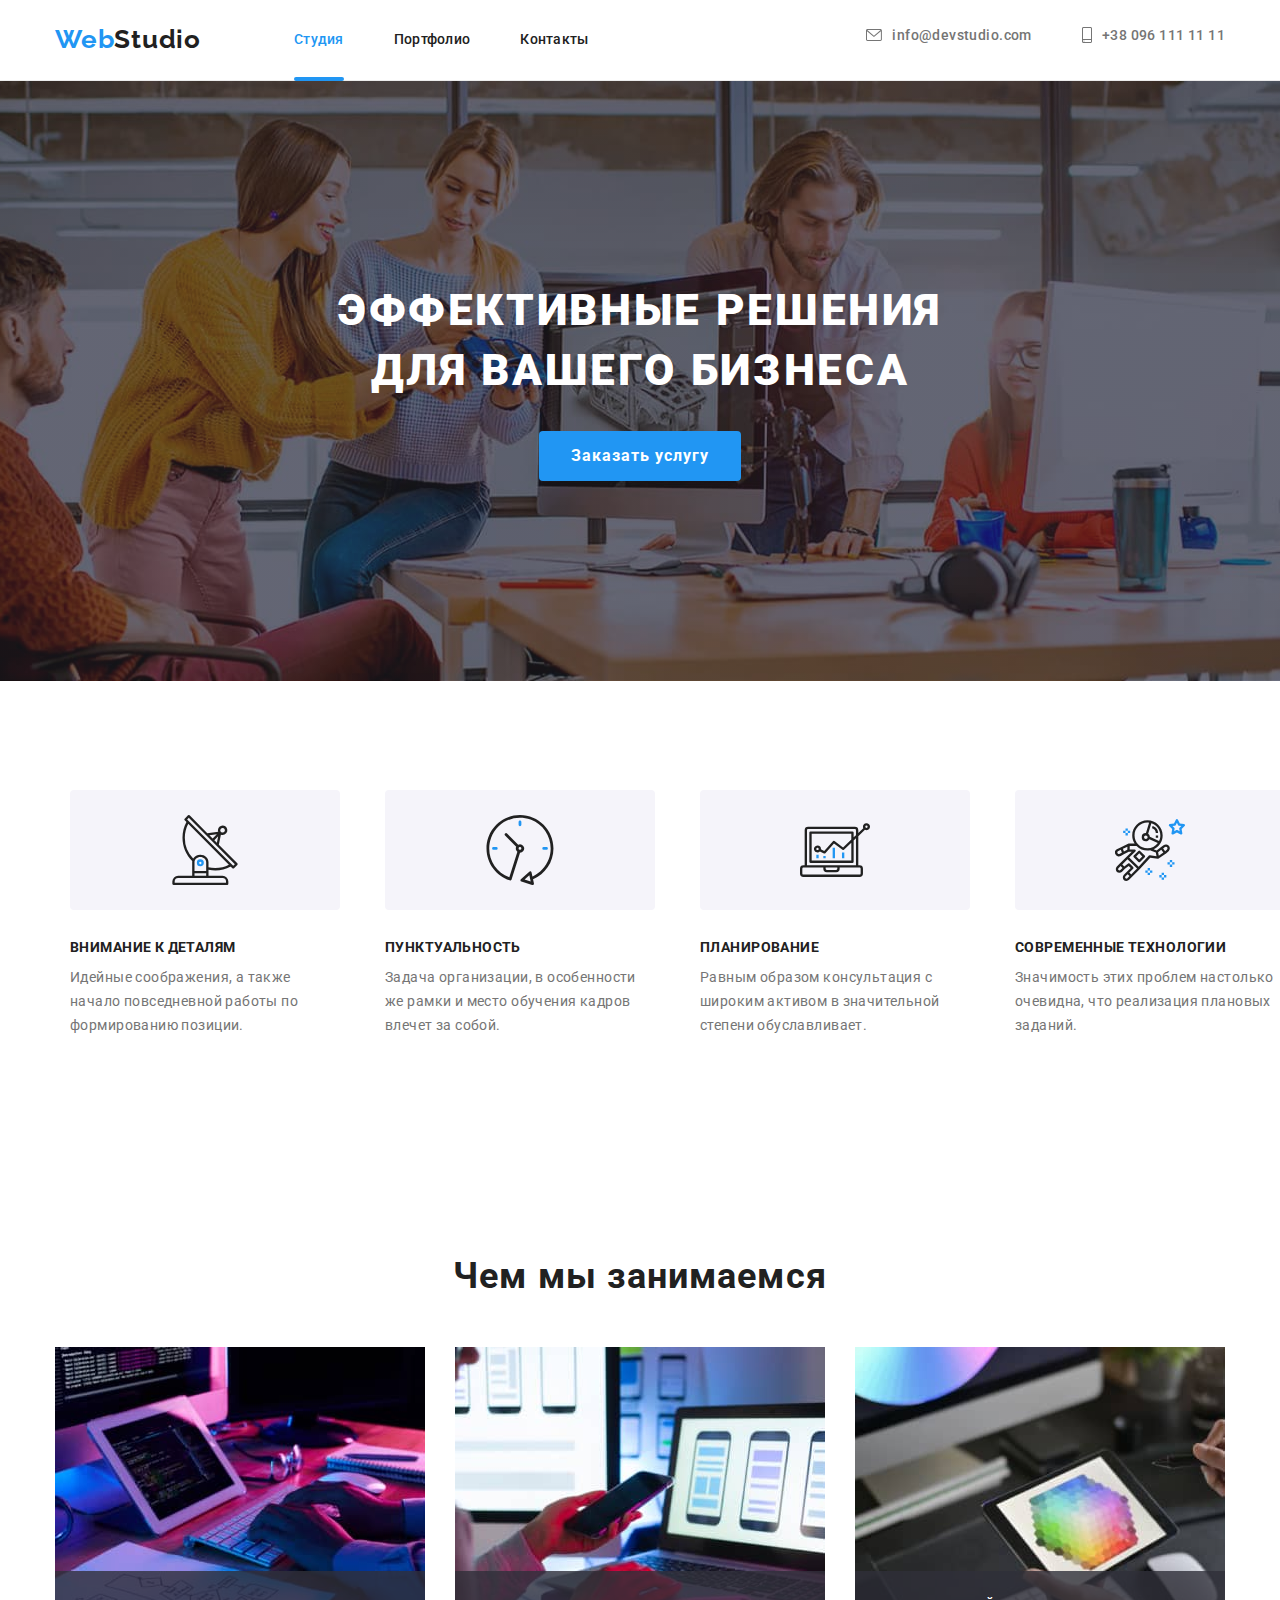
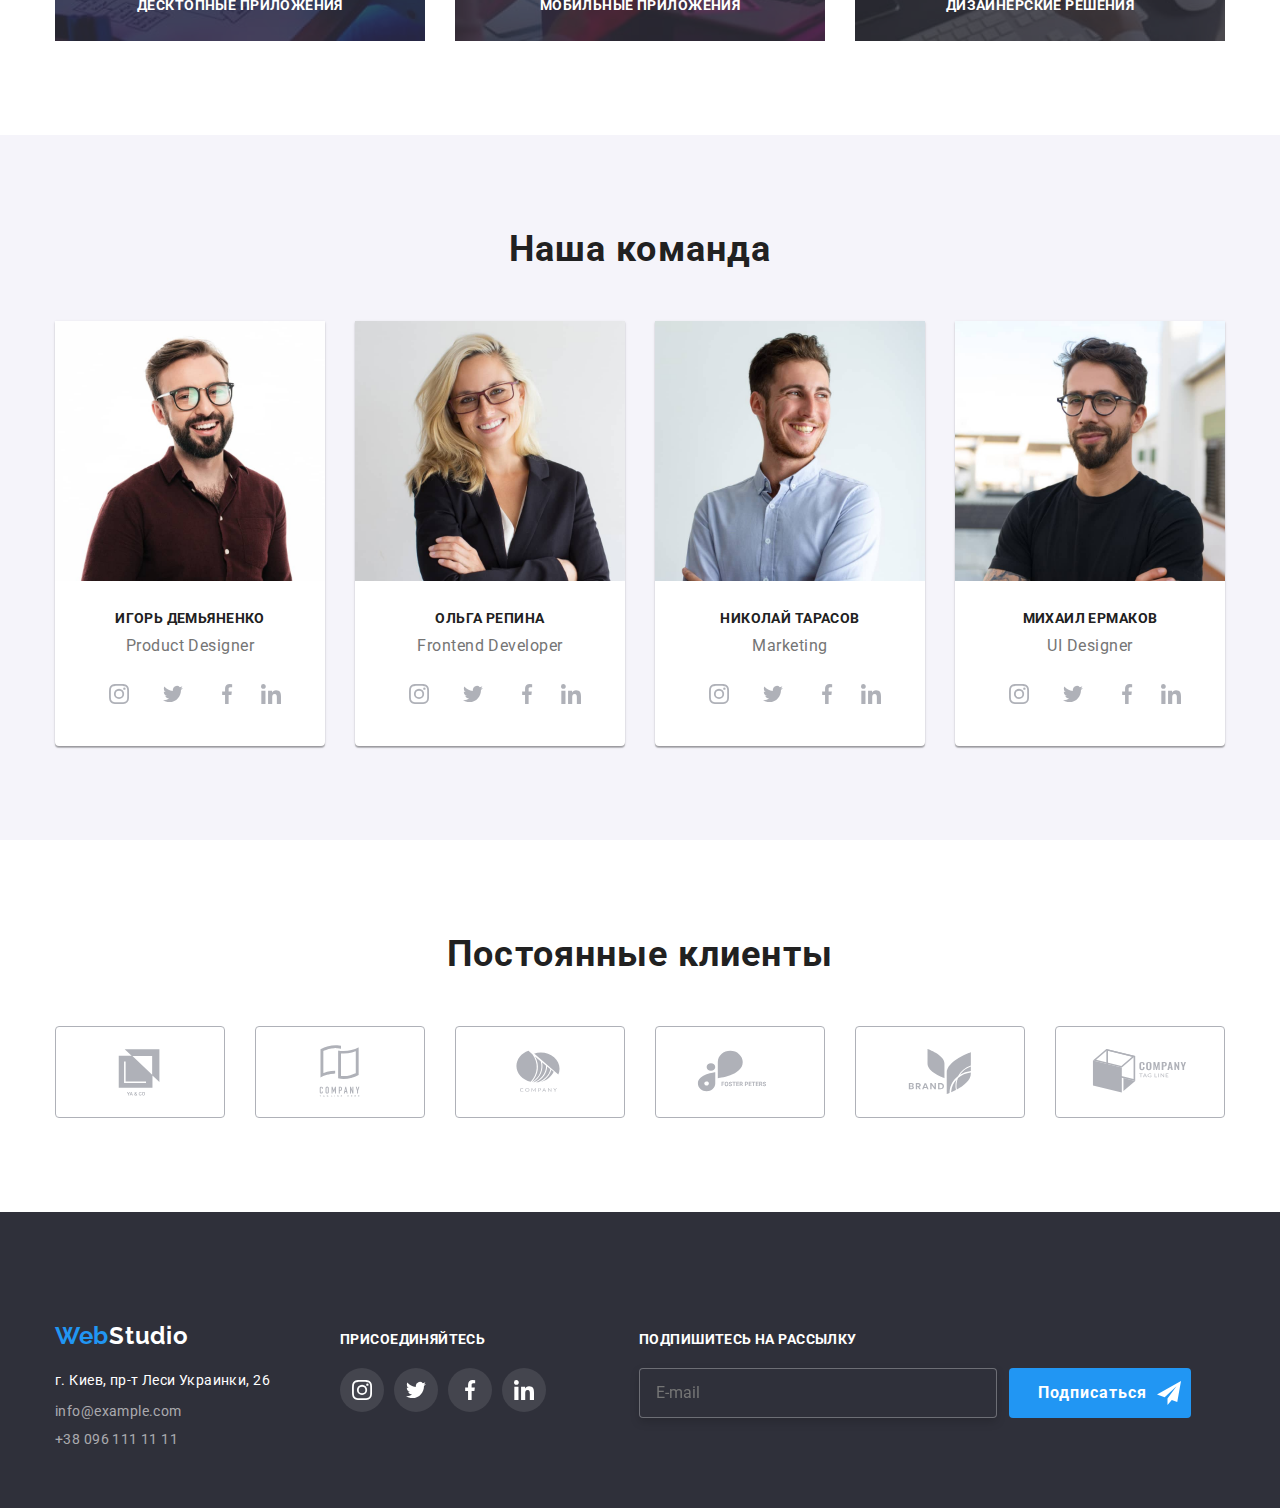
<file: index.html>
<!DOCTYPE html>
<html lang="ru">
    <head>
        <meta charset="UTF-8">
        <meta http-equiv="X-UA-Compatible" content="IE=edge">
        <meta name="viewport" content="th=device-width, initial-scale=1.0">
        <title>Document</title>
        <link rel="preconnect" href="https://fonts.googleapis.com"> 
        <link rel="preconnect" href="https://fonts.gstatic.com" crossorigin> 
        <link href="https://fonts.googleapis.com/css2?family=Raleway:wght@700&family=Roboto:wght@400;500;700;900&display=swap" rel="stylesheet">
      
        <link rel="stylesheet" href="https://cdnjs.cloudflare.com/ajax/libs/modern-normalize/0.6.0/modern-normalize.min.css">
        
        <link rel="stylesheet" href="./css/main.min.css">
    </head>
<body>
  <header class="header">
    <div class="container header__container">  
       <div class="mobil-menu" id="mobil-menu" data-menu>
        <ul class="mobil-menu__nav">
          <li class="mobil-menu__item" >
            <a class="mobil-menu__link mobil-menu__link--current "  href="./index.html">Студия</a>
           </li>
          <li class="mobil-menu__item">
            <a class="mobil-menu__link " href="./portfolio.html">Портфолио </a>
          </li>
          <li class="mobil-menu__item">
            <a class="mobil-menu__link" href="#">Контакты</a>
          </li>
      </ul>
      <ul class="mobil-contacts">
        <li class="mobil-contacts__item "> 
           <a class="mobil-contacts__link" href="tel:+380961111111">
             +38 096 111 11 11
           </a>
        </li>
        <li class="mobil-contacts__item"> 
          <a class="mobil-contacts__link" href="mailto:info@devstudio.com">
            info@devstudio.com
          </a>
        </li>
    </ul>
    <ul class="mobil-social">
          <li class="mobil-social__item">
            <a class="mobil-social__link">Instagram</a>
          </li>
          <li class="mobil-social__item">
            <a class="mobil-social__link">Twitter</a>
          </li>
          <li class="mobil-social__item">
            <a class="mobil-social__link">Facebook</a>
          </li>
          <li class="mobil-social__item">
            <a class="mobil-social__link">LinkedIn</a>
          </li>
        </ul>
      </div>
      <div class="mobil-header">
         <a class="logo header__logo" href="#"> Web<span class="logo__dark">Studio</span></a>
      <button class="menu-button " 
      type="button" 
      aria-expanded="false" 
      aria-controls="mobil-menu"
      data-menu-button>
        <svg width="40" height="40" aria-label="Переключатель мобильного меню">
            <use class="menu-button__icon-close" href="./images/icos.svg#icon-close_40px"></use>
            <use class="menu-button__icon-menu" href="./images/icos.svg#icon-menu"></use>
        </svg>
        </button>
      </div>
       <nav >
            <ul class="nav">
                <li class="nav__item" ><a class="nav__link nav__link--current "  href="./index.html">Студия</a> </li>
                <li class="nav__item"><a class="nav__link " href="./portfolio.html">Портфолио </a></li>
                <li class="nav__item"><a class="nav__link" href="#">Контакты</a></li>
            </ul>
        </nav>   
        <ul class="contacts-nav ">
            <li class="contacts-nav__item"> 
              <a class="contacts-nav__link contacts-nav__link--header " href="mailto:info@devstudio.com">
                 <svg class="contacts-nav__icon" width="16" height="12">
                  <use  href="./images/icos.svg#icon-envelope"></use>
                </svg>
                info@devstudio.com
              </a>
            </li>
            <li class="contacts-nav__item "> 
               <a class="contacts-nav__link contacts-nav__link--header" href="tel:+380961111111">
                 <svg class="contacts-nav__icon" width="10" height="16">
                  <use href="./images/icos.svg#icon-smartphone"></use>
                </svg>
                 +38 096 111 11 11
               </a>
            </li>
        </ul>
       </div>
    </header>
    <main>
        <section class="main-section ">
            <div class="container">
            <h1 class="main-section__title">Эффективные решения <br> для вашего бизнеса</h1>
            <button type="button" class="button button--hero" data-modal-open>Заказать услугу</button>
            </div>
        </section>
      <section class="section">
        <div class="container">
          <h2 hidden class="visualy-hidden"> Преимущества студии</h2>
          <ul class="advantage">
              <li class="advantage__item">
                <div class="advantage__icon-bg">
                  <svg width="70" height="70">
                    <use href="./images/icos.svg#icon-antenna-1"></use>
                  </svg>
                </div>
               <h3 class="advantage__title">Внимание к деталям</h3>   
               <p class="advantage__text">Идейные соображения, а также начало повседневной работы по формированию позиции.</p>
              </li>
              <li class="advantage__item">
                <div class="advantage__icon-bg">
                  <svg width="70" height="70">
                    <use href="./images/icos.svg#icon-clock-1"></use>
                  </svg>
                </div>
                  <h3 class="advantage__title">Пунктуальность</h3>
                  <p class="advantage__text">Задача организации, в особенности же рамки и место обучения кадров влечет за собой.</p>
              </li>
              <li class="advantage__item">
                <div class="advantage__icon-bg">
                  <svg width="70" height="70" >
                    <use href="./images/icos.svg#icon-diagram-1"></use>
                  </svg>
                </div>
                  <h3 class="advantage__title">Планирование</h3>
                  <p class="advantage__text">Равным образом консультация с широким активом в значительной степени обуславливает.</p>
              </li>
              <li class="advantage__item">
                <div class="advantage__icon-bg">
                  <svg width="70" height="70">
                    <use href="./images/icos.svg#icon-astronaut-1"></use>
                  </svg>
                </div>
                  <h3 class="advantage__title">Современные технологии</h3>
                  <p class="advantage__text">Значимость этих проблем настолько очевидна, что реализация плановых заданий.</p>
              </li>
          </ul>
        </div>
      </section>  
      <section class="section section--no-padding-top">
        <div class="container">
          <h2 class="section__title">Чем мы занимаемся</h2>
          <ul class="works">
              <li class="works__item">
                  <img src="./images/pic1.jpg" alt="Верстка сайтов" th="370">  
                  <p class="works__text works__text--position-dekstop">Десктопные приложения</p> 
              </li>
              <li class="works__item">
                   <img src="./images/pic2.jpg" alt="Мобильные приложения" width="370">   
                   <p class="works__text works__text--position-mobile">Мобильные приложения</p>
              </li>
              <li class="works__item">
                   <img src="./images/pic3.jpg" alt="Игры" width="370"> 
                   <p class="works__text works__text--position-design">Дизайнерские решения</p>
              </li>
          </ul>
        </div>
      </section>
      <section class="section section--other-background">
        <div class="container"> 
          <h2 class="section__title">Наша команда</h2>
          <ul class="team">
              <li class="team__item">
                <img src="./images/foto1.jpg" alt="Игорь Демьяненко фото " width="270">  
                 <div class="team__position">
                   <h3 class="team__title">Игорь Демьяненко</h3>
                   <p class="team__text"> Product Designer</p>
                   <ul class="social">
                    <li class="social__item">
                     <a href="#" class="social__link">
                      <svg width="20" height="20" class="social__icon">
                        <use href="./images/icos.svg#icon-instagram-2">
                        </use>
                      </svg>
                    </a>
                    </li>
                    <li class="social__item">
                      <a href="#" class="social__link">
                      <svg width="20" height="20" class="social__icon">
                        <use href="./images/icos.svg#icon-twitter-1">
                        </use>
                      </svg>
                      </a>
                    </li>
                    <li class="social__item">
                      <a href="#" class="social__link">
                      <svg width="20" height="20" class="social__icon">
                        <use href="./images/icos.svg#icon-facebook-1">
                        </use>
                      </svg>
                      </a>
                    </li>
                    <li class="social__item">
                      <a href="#" class="social__link">
                      <svg width="20" height="20" class="social__icon">
                        <use href="./images/icos.svg#icon-linkedin-1">
                        </use>
                      </svg>
                      </a>
                    </li>
                  </ul>
                 </div>
              </li>
              <li class="team__item"> 
                <img src="./images/foto2.jpg" alt="Ольга Репина фото " width="270">  
                  <div class="team__position">
                    <h3 class="team__title">Ольга Репина</h3>
                    <p class="team__text"> Frontend Developer</p>
                    <ul class="social">
                    <li class="social__item">
                     <a href="#" class="social__link">
                      <svg width="20" height="20" class="social__icon">
                        <use href="./images/icos.svg#icon-instagram-2">
                        </use>
                      </svg>
                    </a>
                    </li>
                    <li class="social__item">
                      <a href="#" class="social__link">
                      <svg width="20" height="20" class="social__icon">
                        <use href="./images/icos.svg#icon-twitter-1">
                        </use>
                      </svg>
                      </a>
                    </li>
                    <li class="social__item">
                      <a href="#" class="social__link">
                      <svg width="20" height="20" class="social__icon">
                        <use href="./images/icos.svg#icon-facebook-1">
                        </use>
                      </svg>
                      </a>
                    </li>
                    <li class="social__item">
                      <a href="#" class="social__link">
                      <svg width="20" height="20" class="social__icon">
                        <use href="./images/icos.svg#icon-linkedin-1">
                        </use>
                      </svg>
                      </a>
                    </li>
                  </ul>
                 </div>
              </li>
              <li class="team__item">
                <img src="./images/foto3.jpg" alt="Николай Тарасов фото" width="270">  
                  <div class="team__position">
                    <h3 class="team__title">Николай Тарасов </h3>
                    <p class="team__text"> Marketing</p>
                      <ul class="social">
                      <li class="social__item">
                       <a href="#" class="social__link">
                        <svg width="20" height="20" class="social__icon">
                          <use href="./images/icos.svg#icon-instagram-2">
                          </use>
                        </svg>
                      </a>
                      </li>
                      <li class="social__item">
                        <a href="#" class="social__link">
                        <svg width="20" height="20" class="social__icon">
                          <use href="./images/icos.svg#icon-twitter-1">
                          </use>
                        </svg>
                        </a>
                      </li>
                      <li class="social__item">
                        <a href="#" class="social__link">
                        <svg width="20" height="20" class="social__icon">
                          <use href="./images/icos.svg#icon-facebook-1">
                          </use>
                        </svg>
                        </a>
                      </li>
                      <li class="social__item">
                        <a href="#" class="social__link">
                        <svg width="20" height="20" class="social__icon">
                          <use href="./images/icos.svg#icon-linkedin-1">
                          </use>
                        </svg>
                        </a>
                      </li>
                    </ul>
                  </div>
              </li>
              <li class="team__item">
                <img src="./images/foto4.jpg" alt=" Михаил Ермаков фото" width="270">  
                  <div class="team__position">
                    <h3 class="team__title">Михаил Ермаков</h3>
                    <p class="team__text"> UI Designer</p>
                    <ul class="social">
                      <li class="social__item">
                       <a href="#" class="social__link">
                        <svg width="20" height="20" class="social__icon">
                          <use href="./images/icos.svg#icon-instagram-2">
                          </use>
                        </svg>
                      </a>
                      </li>
                      <li class="social__item">
                        <a href="#" class="social__link">
                        <svg width="20" height="20" class="social__icon">
                          <use href="./images/icos.svg#icon-twitter-1">
                          </use>
                        </svg>
                        </a>
                      </li>
                      <li class="social__item">
                        <a href="#" class="social__link">
                        <svg width="20" height="20" class="social__icon">
                          <use href="./images/icos.svg#icon-facebook-1">
                          </use>
                        </svg>
                        </a>
                      </li>
                      <li class="social__item">
                        <a href="#" class="social__link">
                        <svg width="20" height="20" class="social__icon">
                          <use href="./images/icos.svg#icon-linkedin-1">
                          </use>
                        </svg>
                        </a>
                      </li>
                    </ul>
                  </div>
              </li>
          </ul>
        </div>
      </section>
      <section class="section">
        <div class="container"> 
          <h2 class="section__title">Постоянные клиенты</h2>
            <ul class="clients">
              <li class="clients__item"> 
                <a href="#" class="clients__link">
            <svg width="106" height="60" class="clients__icon">
              <use href="./images/icos.svg#icon-Logo1"></use>
            </svg>
          </a>
        </li>
              <li class="clients__item">
                <a href="#" class="clients__link">
            <svg width="106" height="60" class="clients__icon">
              <use href="./images/icos.svg#icon-Logo2"></use>
            </svg>
          </a>
        </li>
              <li class="clients__item">
                <a href="#" class="clients__link">
            <svg width="106" height="60" class="clients__icon">
              <use href="./images/icos.svg#icon-Logo3"></use>
            </svg>
          </a>
        </li>
              <li class="clients__item">
                <a href="#" class="clients__link">
            <svg width="106" height="60" class="clients__icon">
              <use href="./images/icos.svg#icon-Logo4"></use>
            </svg>
          </a>
        </li>
              <li class="clients__item">
                 <a href="#" class="clients__link">
            <svg width="106" height="60" class="clients__icon">
              <use href="./images/icos.svg#icon-Logo5"></use>
            </svg>
          </a>
        </li>
              <li class="clients__item">
                <a href="#" class="clients__link">
            <svg width="106" height="60" class="clients__icon">
              <use href="./images/icos.svg#icon-Logo6"></use>
            </svg>
          </a>
        </li>
            </ul>
        </div>
      </section>
    </main>
    <footer class="footer">
        <div class="container">
          <div class="footer__style">
            <div class="footer__tablet">
            <div class="footer-address">
        <a class="logo footer-address__logo " href="#"> Web<span class="logo__white">Studio</span>  </a>
<address >
    <ul class="address" >
        <li class="address__item">
           <a class="address__link" href="https://www.google.com/maps/place/бул.+Леси+Украинки,+26,+Киев,+Украина,+02000/@50.4265841,30.5361971,17z/data=!3m1!4b1!4m5!3m4!1s0x40d4cf0e033ecbe9:0x57a4dffefec77da0!8m2!3d50.4265807!4d30.5383859">г. Киев, пр-т Леси Украинки, 26</a>
        </li>
        <li class="address__email">
            <a class="address__contacts address__contacts--footer" href="mailto:info@example.com">info@example.com</a> 
        </li>
        <li class="address__phone" >
            <a class="address__contacts address__contacts--footer" href="tel:+380961111111">+38 096 111 11 11</a>  
        </li>
    </ul>
</address>
</div> 
<div class="cta-social">
  <h3 class="cta-social__title">присоединяйтесь</h3>
    <ul class="cta-social__list">
      <li class="cta-social__item">
        <a href="#"class="cta-social__link" >
          <svg width="20" height="20"class="cta-social__icon">
            <use  href="./images/icos.svg#icon-instagram-2"></use>
          </svg>
        </a>
      </li>
      <li class="cta-social__item">
        <a href="#" class="cta-social__link">
          <svg width="20" height="20" class="cta-social__icon">
            <use  href="./images/icos.svg#icon-twitter-1"></use>
          </svg>
        </a>
      </li>
      <li class="cta-social__item">
        <a href="#" class="cta-social__link" >
          <svg width="20" height="20"class="cta-social__icon">
            <use  href="./images/icos.svg#icon-facebook-1"></use>
          </svg>
        </a>
      </li>
      <li class="cta-social__item">
        <a href="#"class="cta-social__link" >
          <svg width="20" height="20"class="cta-social__icon">
            <use  href="./images/icos.svg#icon-linkedin-1"></use>
          </svg>
        </a>
      </li>
    </ul>
</div>
</div>
    <form class="footer-form" name="subscribe-form" action="#" autocomplete="off" novalidate>
     <label class="footer-form__label" for="subscribe">Подпишитесь на рассылку</label> 
     <div class="footer-form__cta">
     <input class="footer-form__input" id="subscribe" type="email" name="subscribe" 
     placeholder="E-mail">
     <button class="button button--subscribe" type="submit">Подписаться
         <svg width="24" height="24" class="button__icon">
             <use href="./images/icos.svg#icon-icon-send" ></use>
         </svg>
     </button>
    </div>
</form>
  </div>
    </div>
    </footer>
   
    <div class="backdrop is-hidden" data-modal>
      <div class="modal">
        <button data-modal-close type="button" class="modal__button">
<svg width="18" height="18" class="modal-icon">
  <use href="./images/icos.svg#icon-close"></use>
</svg>
</button>
<div class="form">
<form class="form__cb" name="call-back-form" action="#" autocomplete="off" novalidate>
<h3 class="form__title">Оставьте свои данные, мы вам перезвоним</h3> 
  <label class="form__label" for="contact-name">Имя</label>
<div class="form__field">
    <input class="form__input" id="contact-name" type="text" autofocus 
    name="contact-name">
    <svg width="18" height="18" class="input-icon">
        <use href="./images/icos.svg#icon-person-black"></use>
    </svg>
</div>
<label class="form__label" for="contact-tel">Телефон </label>
<div class="form__field">
    <input class="form__input" id="contact-tel" type="tel" autofocus 
    name="contact-tel">
    <svg width="18" height="18" class="input-icon">
        <use href="./images/icos.svg#icon-phone-black"></use>
    </svg>
</div>
 <label class="form__label" for="contact-email">Почта</label>
<div class="form__field">
    <input class="form__input" id="contact-email" type="email" autofocus 
    name="contact-email">
    <svg width="18" height="18" class="input-icon">
        <use href="./images/icos.svg#icon-email-black"></use>
    </svg>
</div>
<div class="form__field">
    <label class="form__label" for="contact-comment">Комментарий</label>
    <textarea class="form__comment" name="contact-comment" id="contact-comment" rows="9"
     placeholder="Введите текст"></textarea>
</div>
<div class="form__rights">
    <label class="form__rights-label" for="form-rights">
    <input class="form__checkbox" id="form-rights" type="checkbox" name="form-rights">
    <span class="form__checkbox-icon"></span>
    Соглашаюсь с рассылкой и принимаю<a class="form__link" href="#">Условия договора</a>
     </label>
</div>
<button class="button button--send" type="submit">Отправить</button>
</form>
</div>
      </div>
    </div>
    <script src="./js/modal.js"></script>
    <script src="./js/mobile-menu.js"></script>

</body>
</html>
</file>
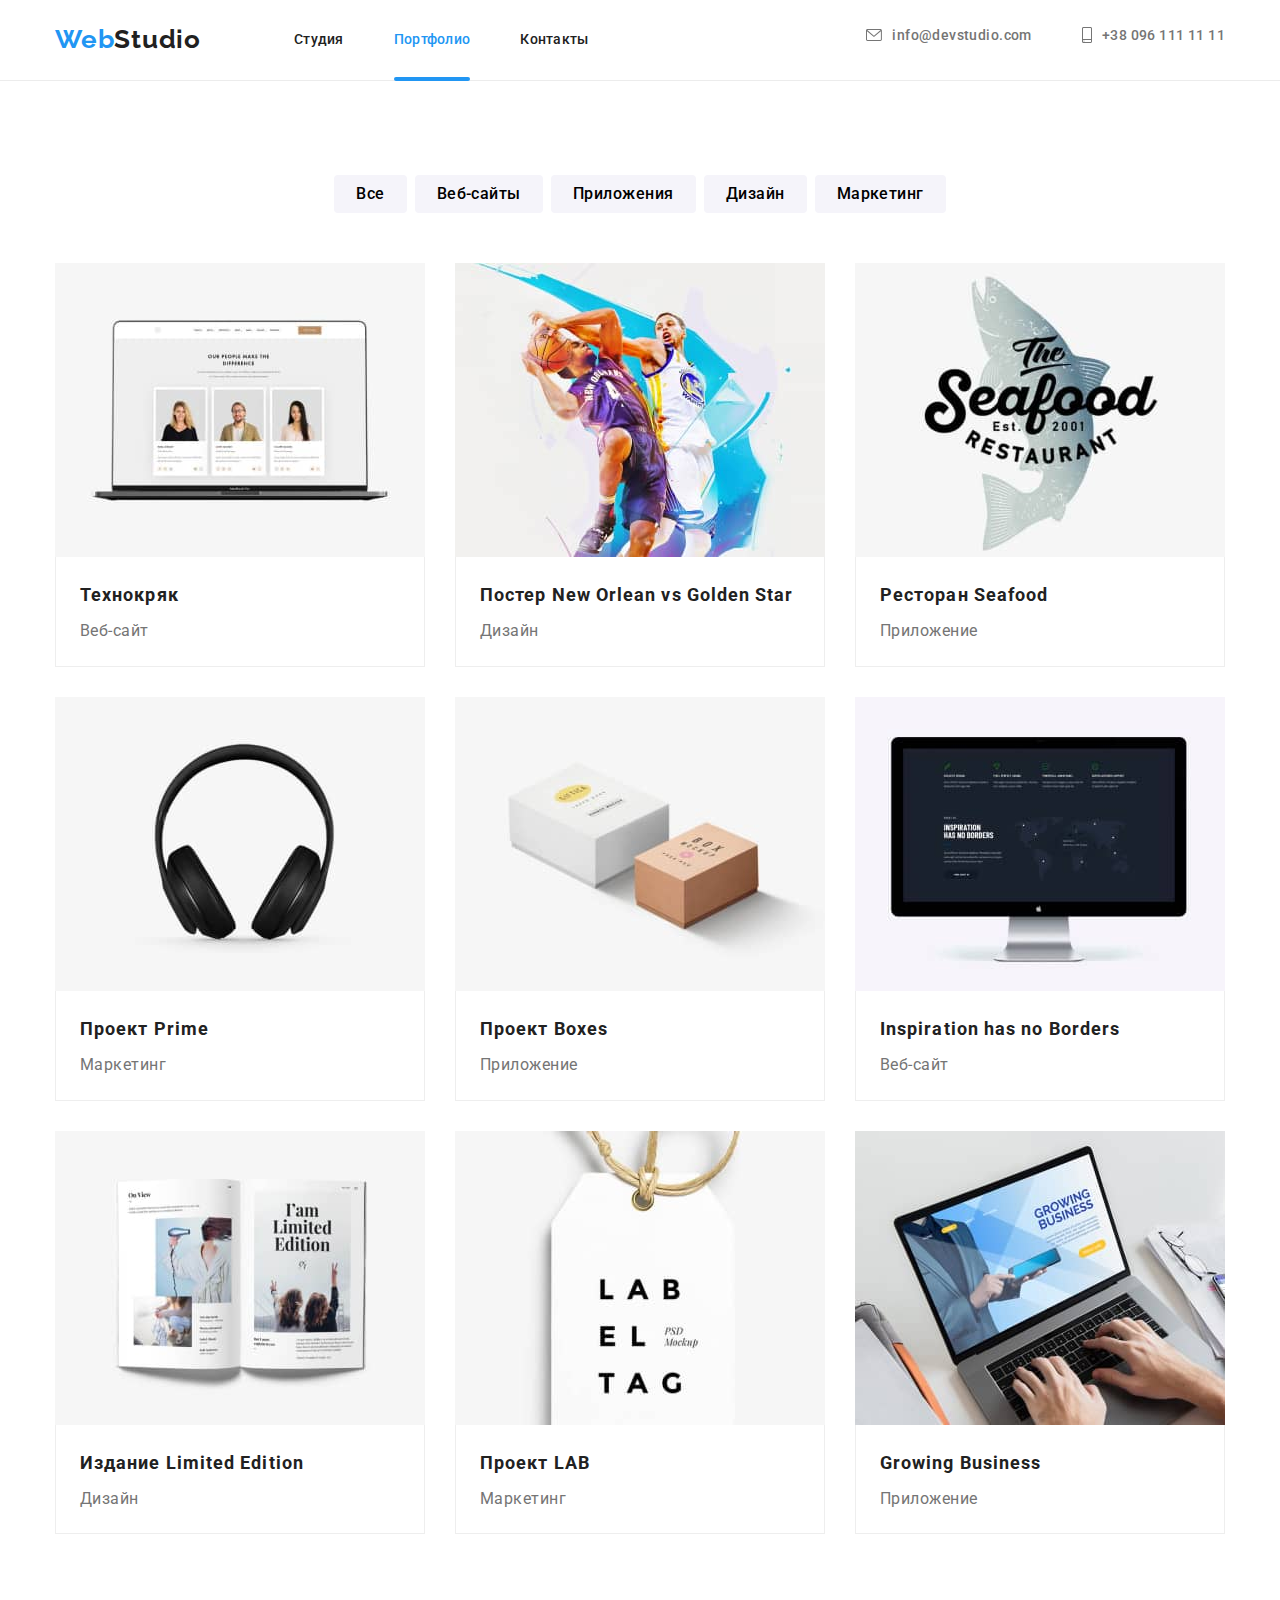
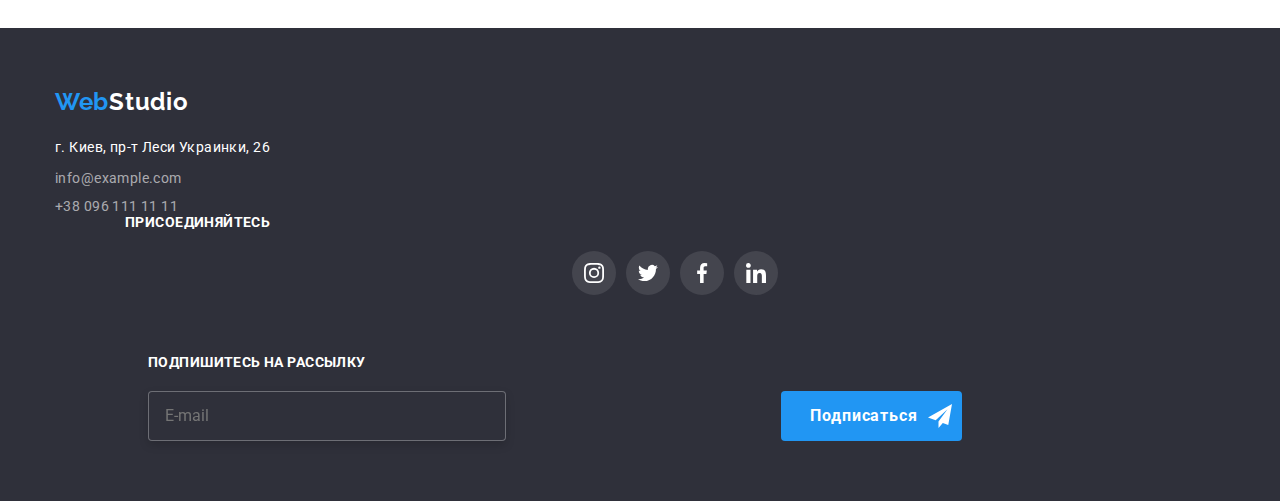
<file: portfolio.html>
<!DOCTYPE html>
<html lang="ru">
<head>
    <meta charset="UTF-8">
    <meta http-equiv="X-UA-Compatible" content="IE=edge">
    <meta name="viewport" content="width=device-width, initial-scale=1.0">
    <title>Document</title>
    <link rel="preconnect" href="https://fonts.googleapis.com"> 
    <link rel="preconnect" href="https://fonts.gstatic.com" crossorigin> 
    <link href="https://fonts.googleapis.com/css2?family=Raleway:wght@700&family=Roboto:wght@400;500;700;900&display=swap" rel="stylesheet">

    <link rel="stylesheet" href="https://cdnjs.cloudflare.com/ajax/libs/modern-normalize/0.6.0/modern-normalize.min.css">
    <link rel="stylesheet" href="./css/main.min.css">
</head>
<body>
  <header class="header">
    <div class="container header__container">   
            <a class="logo header__logo" href="#"> Web<span class="logo__dark">Studio</span></a>
        <nav >
            <ul class="nav">
                <li class="nav__item" ><a class="nav__link "  href="./index.html">Студия</a> </li>
                <li class="nav__item"><a class="nav__link nav__link--current  " href="./portfolio.html">Портфолио </a></li>
                <li class="nav__item"><a class="nav__link" href="#">Контакты</a></li>
            </ul>
        </nav>   
        <ul class="contacts-nav ">
            <li class="contacts-nav__item"> 
              <a class="contacts-nav__link contacts-nav__link--header " href="mailto:info@devstudio.com">
                 <svg class="contacts-nav__icon" width="16" height="12">
                  <use  href="./images/icos.svg#icon-envelope"></use>
                </svg>
                info@devstudio.com
              </a>
            </li>
            <li class="contacts-nav__item "> 
               <a class="contacts-nav__link contacts-nav__link--header" href="tel:+380961111111">
                 <svg class="contacts-nav__icon" width="10" height="16">
                  <use href="./images/icos.svg#icon-smartphone"></use>
                </svg>
                 +38 096 111 11 11
               </a>
            </li>
        </ul>
       </div>
    </header>
    <main>  
     <section class="section">
        <div class="container">
        <h1 hidden class="visualy-hidden"> projects</h1>
        <ul class="menu">
            <li class="menu__item "><button type="button" class="menu__button">Все</button></li>
            <li class="menu__item"><button type="button" class="menu__button">Веб-сайты</button></li>
            <li class="menu__item"><button type="button" class="menu__button">Приложения</button></li>
            <li class="menu__item"><button type="button" class="menu__button">Дизайн</button></li>
            <li class="menu__item"><button type="button" class="menu__button">Маркетинг</button></li>
        </ul>
            <ul class="projects">
                <li class="projects__item">
                  <a class="projects__link" href="#">
                    <div class="projects__overlay">
                    <img src="./images/pic21.jpg" alt="Фото членов команды" width="370"> 
                    <p class="projects__overlay-text">Ресурс предлагает комплексные предложения 
                      с разным уровнем функционала и сервисов. 
                      Все это позволит посетителю получить исчерпывающие
                       сведения 
                       о компании или частном лице.</p>
                    </div>
                      <div class="projects__exampl">
                        <h2 class="projects__title">Технокряк</h2>
                        <p class="projects__text">Веб-сайт</p>
                      </div>
                    </a>
                </li>
                <li class="projects__item">
                  <a class="projects__link" href="#">
                    <div class="projects__overlay">
                    <img src="./images/pic22.jpg" alt="Баскетболисты" width="370" >
                    <p class="projects__overlay-text">Ресурс предлагает комплексные предложения 
                      с разным уровнем функционала и сервисов. 
                      Все это позволит посетителю получить исчерпывающие
                       сведения 
                       о компании или частном лице.</p>
                  </div>
                      <div class="projects__exampl">
                        <h2 class="projects__title">Постер New Orlean vs Golden Star</h2>
                        <p class="projects__text">Дизайн</p>
                      </div>
                    </a>
                </li>
                <li class="projects__item">
                  <a class="projects__link" href="#">
                    <div class="projects__overlay">
                    <img src="./images/pic23.jpg" alt="Логотип ресторана" width="370" >
                    <p class="projects__overlay-text">Ресурс предлагает комплексные предложения 
                      с разным уровнем функционала и сервисов. 
                      Все это позволит посетителю получить исчерпывающие
                       сведения 
                       о компании или частном лице.</p>
                  </div>
                      <div class="projects__exampl">
                        <h2 class="projects__title">Ресторан Seafood</h2>
                        <p class="projects__text">Приложение</p>
                      </div>
                    </a>
                </li>
                <li class="projects__item">
                  <a class="projects__link" href="#">
                    <div class="projects__overlay">
                    <img src="./images/pic24.jpg" alt="Наушники" width="370" >
                    <p class="projects__overlay-text">Ресурс предлагает комплексные предложения 
                      с разным уровнем функционала и сервисов. 
                      Все это позволит посетителю получить исчерпывающие
                       сведения 
                       о компании или частном лице.</p>
                  </div>
                      <div class="projects__exampl">
                        <h2 class="projects__title">Проект Prime</h2>
                        <p class="projects__text">Маркетинг</p>
                    </div>
                  </a>
                </li>
                <li class="projects__item">
                  <a class="projects__link" href="#">
                    <div class="projects__overlay">
                    <img src="./images/pic25.jpg" alt="Коробки" width="370" >
                    <p class="projects__overlay-text">Ресурс предлагает комплексные предложения 
                      с разным уровнем функционала и сервисов. 
                      Все это позволит посетителю получить исчерпывающие
                       сведения 
                       о компании или частном лице.</p>
                  </div>
                      <div class="projects__exampl">
                       <h2 class="projects__title">Проект Boxes</h2>
                       <p class="projects__text">Приложение</p>
                      </div>
                    </a>
                </li>
                <li class="projects__item">
                  <a  class="projects__link"href="#">
                    <div class="projects__overlay">
                    <img src="./images/pic26.jpg" alt="Монитор" width="370" >
                    <p class="projects__overlay-text">Ресурс предлагает комплексные предложения 
                      с разным уровнем функционала и сервисов. 
                      Все это позволит посетителю получить исчерпывающие
                       сведения 
                       о компании или частном лице.</p>
                  </div>
                      <div class="projects__exampl">
                        <h2 class="projects__title">Inspiration has no Borders</h2>
                        <p class="projects__text">Веб-сайт</p>
                      </div>
                    </a>
                </li>
                <li class="projects__item">
                  <a class="projects__link" href="#">
                    <div class="projects__overlay">
                    <img src="./images/pic27.jpg" alt="Журнал" width="370" >
                    <p class="projects__overlay-text">Ресурс предлагает комплексные предложения 
                      с разным уровнем функционала и сервисов. 
                      Все это позволит посетителю получить исчерпывающие
                       сведения 
                       о компании или частном лице.</p>
                  </div>
                      <div class="projects__exampl">
                        <h2 class="projects__title">Издание Limited Edition</h2>
                        <p class="projects__text">Дизайн</p>
                      </div>
                    </a>
                </li>
                <li class="projects__item">
                  <a class="projects__link" href="#">
                    <div class="projects__overlay">
                    <img src="./images/pic28.jpg" alt="Бирка" width="370">
                    <p class="projects__overlay-text">Ресурс предлагает комплексные предложения 
                      с разным уровнем функционала и сервисов. 
                      Все это позволит посетителю получить исчерпывающие
                       сведения 
                       о компании или частном лице.</p>
                  </div>
                      <div class="projects__exampl">
                        <h2 class="projects__title">Проект LAB</h2>
                        <p class="projects__text">Маркетинг</p>
                      </div>
                    </a>
                </li>
                <li class="projects__item">
                  <a class="projects__link" href="#">
                    <div class="projects__overlay">
                    <img src="./images/pic29.jpg" alt="Ноутбук" width="370">
                    <p class="projects__overlay-text">Ресурс предлагает комплексные предложения 
                      с разным уровнем функционала и сервисов. 
                      Все это позволит посетителю получить исчерпывающие
                       сведения 
                       о компании или частном лице.</p>
                    </div>
                      <div class="projects__exampl">
                        <h2 class="projects__title">Growing Business</h2>
                        <p class="projects__text">Приложение</p>
                      </div>
                    </a>
                </li>
            </ul>
            </div>
        </section>
    </main>
    <footer class="footer">
      <div class="container">
        <div class="footer-style">
          <div class="footer-address">
      <a class="logo footer-address__logo " href="#"> Web<span class="logo__white">Studio</span>  </a>
<address >
  <ul class="address" >
      <li class="address__item">
         <a class="address__link" href="https://www.google.com/maps/place/бул.+Леси+Украинки,+26,+Киев,+Украина,+02000/@50.4265841,30.5361971,17z/data=!3m1!4b1!4m5!3m4!1s0x40d4cf0e033ecbe9:0x57a4dffefec77da0!8m2!3d50.4265807!4d30.5383859">г. Киев, пр-т Леси Украинки, 26</a>
      </li>
      <li class="address__email">
          <a class="address__contacts address__contacts--footer" href="mailto:info@example.com">info@example.com</a> 
      </li>
      <li>
          <a class="address__contacts address__contacts--footer" href="tel:+380961111111">+38 096 111 11 11</a>  
      </li>
  </ul>
</address>
</div>
<div class="cta-social">
<h3 class="cta-social__title">присоединяйтесь</h3>
  <ul class="cta-social__list">
    <li class="cta-social__item">
      <a href="#"class="cta-social__link" >
        <svg width="20" height="20"class="cta-social__icon">
          <use  href="./images/icos.svg#icon-instagram-2"></use>
        </svg>
      </a>
    </li>
    <li class="cta-social__item">
      <a href="#" class="cta-social__link">
        <svg width="20" height="20" class="cta-social__icon">
          <use  href="./images/icos.svg#icon-twitter-1"></use>
        </svg>
      </a>
    </li>
    <li class="cta-social__item">
      <a href="#" class="cta-social__link" >
        <svg width="20" height="20"class="cta-social__icon">
          <use  href="./images/icos.svg#icon-facebook-1"></use>
        </svg>
      </a>
    </li>
    <li class="cta-social__item">
      <a href="#"class="cta-social__link" >
        <svg width="20" height="20"class="cta-social__icon">
          <use  href="./images/icos.svg#icon-linkedin-1"></use>
        </svg>
      </a>
    </li>
  </ul>
</div>
  <form class="footer-form" name="subscribe-form" action="#" autocomplete="off" novalidate>
   <label class="footer-form__label" for="subscribe">Подпишитесь на рассылку</label> 
   <div class="footer-form__cta">
   <input class="footer-form__input" id="subscribe" type="email" name="subscribe" 
   placeholder="E-mail">
   <button class="button button--subscribe" type="submit">Подписаться
       <svg width="24" height="24" class="button__icon">
           <use href="./images/icos.svg#icon-icon-send" ></use>
       </svg>
   </button>
  </div>
</form>
</div>
  </div>
  </footer>
</body>
</html>
</file>
<file: css/main.min.css>
:root{--text-color: #212121;--accent-color: #2196F3;--accent-color-hover: #188CE8;--text-contacts-color: #757575;--main-background-color: #FFFFFF;--frame-background-color: #F5F4FA;--footer-background-color: #2F303A;--text-contacts-color-footer: rgba(255, 255, 255, 0.6);--border-color: #ECECEC;--border-clients-color: #AFB1B8;--input-coor:rgba(33, 33, 33, 0.2)}*,*::before,*::after{-webkit-box-sizing:border-box;box-sizing:border-box}h1,h2,h3,h4,h5,h6,p,ul{padding:0;margin:0}li{list-style:none}.container{margin:0 auto;padding-left:15px;padding-right:15px}@media screen and (min-width: 480px){.container{width:480px}}@media screen and (min-width: 768px){.container{width:768px}}@media screen and (min-width: 1200px){.container{width:1200px}}body{font-family:Roboto,sans-serif;background-color:var(--main-background-color);color:var(--text-color)}header{border-bottom:1px solid var(--border-color)}img{display:block;max-width:100%;height:auto}.visualy-hidden{position:absolute;width:1px;height:1px;margin:-1px;border:0;padding:0;white-space:nowrap;-webkit-clip-path:inset(100%);clip-path:inset(100%);clip:rect(0 0 0 0);overflow:hidden}.logo{display:inline-block;color:var(--accent-color);font-family:Raleway,sans-serif;font-weight:700;font-size:24px;line-height:1.16;letter-spacing:.03em;text-decoration:none}.logo__dark{color:var(--text-color)}.logo__white{color:var(--main-background-color)}.header__logo{padding-top:16px;padding-bottom:16px}@media screen and (min-width: 768px){.header__logo{margin-right:88px;padding-top:26px;padding-bottom:26px}}@media screen and (min-width: 1200px){.header__logo{margin-right:93px;padding-top:24px;padding-bottom:25px;font-size:26px;line-height:1.2}}.footer-address__logo{display:block;margin-bottom:20px}.header{position:relative}@media screen and (min-width: 768px){.header__container{display:-webkit-box;display:-ms-flexbox;display:flex;-webkit-box-align:center;-ms-flex-align:center;align-items:center}}.nav{display:-webkit-box;display:-ms-flexbox;display:flex}@media screen and (max-width: 767px){.nav{display:none}}.nav__link{display:block;padding-top:32px;padding-bottom:32px;text-decoration:none;font-weight:500;font-size:14px;line-height:1.1;letter-spacing:.02em;color:var(--text-color);list-style:none;-webkit-transition:color 250ms cubic-bezier(0.4, 0, 0.2, 1);transition:color 250ms cubic-bezier(0.4, 0, 0.2, 1)}.nav__link:hover,.nav__link:focus{color:var(--accent-color)}.nav__link--current{position:relative;color:var(--accent-color)}.nav__link--current::after{content:"";position:absolute;margin-top:29px;display:block;width:100%;height:4px;background:var(--accent-color);border-radius:2px}.nav .nav__item:not(:last-child){margin-right:50px}@media screen and (max-width: 767px){.contacts-nav{display:none}}@media screen and (min-width: 768px)and (max-width: 1199px){.contacts-nav{-webkit-box-orient:vertical;-webkit-box-direction:normal;-ms-flex-direction:column;flex-direction:column;margin-left:84px}}@media screen and (min-width: 1200px){.contacts-nav{display:-webkit-box;display:-ms-flexbox;display:flex;-webkit-box-align:center;-ms-flex-align:center;align-items:center;margin-left:auto}}@media screen and (min-width: 768px){.contacts-nav__item{margin-bottom:10px}}@media screen and (min-width: 1200px){.contacts-nav .contacts-nav__item:not(:last-child){margin-right:50px}}.contacts-nav__link{font-family:"Roboto";font-size:14px;line-height:1.17;letter-spacing:.03em;color:var(--main-background-color);text-decoration:none;list-style:none;-webkit-transition:color 250ms cubic-bezier(0.4, 0, 0.2, 1);transition:color 250ms cubic-bezier(0.4, 0, 0.2, 1)}.contacts-nav__link:hover,.contacts-nav__link:focus{color:var(--accent-color)}.contacts-nav__link--header{display:-webkit-box;display:-ms-flexbox;display:flex;-webkit-box-align:center;-ms-flex-align:center;align-items:center;color:var(--text-contacts-color);font-weight:500}.contacts-nav__icon{margin-right:10px;fill:currentColor;-webkit-transition:fill 250ms cubic-bezier(0.4, 0, 0.2, 1);transition:fill 250ms cubic-bezier(0.4, 0, 0.2, 1)}.contacts-nav__icon__icon:hover,.contacts-nav__icon__icon:focus{fill:var(--accent-color)}.main-section{padding-top:118px;padding-bottom:118px;margin-left:auto;margin-right:auto;text-align:center;background-color:var(--footer-background-color);width:100%;background-image:-webkit-gradient(linear, left top, right top, from(rgba(47, 48, 58, 0.4)), to(rgba(47, 48, 58, 0.4))),url("./images/bg-image.jpg");background-image:linear-gradient(to right, rgba(47, 48, 58, 0.4), rgba(47, 48, 58, 0.4)),url("./images/bg-image.jpg");background-repeat:no-repeat;background-position:center;background-size:cover;background-image:-webkit-gradient(linear, left top, right top, from(rgba(47, 48, 58, 0.4)), to(rgba(47, 48, 58, 0.4))),url("./../images/Header-mob.jpg");background-image:linear-gradient(to right, rgba(47, 48, 58, 0.4), rgba(47, 48, 58, 0.4)),url("./../images/Header-mob.jpg");background-repeat:no-repeat;background-position:center;background-size:cover}@media(min-device-pixel-ratio: 2),(-webkit-min-device-pixel-ratio: 2),(min-resolution: 192dpi),(min-resolution: 2dppx){.main-section{background-image:-webkit-gradient(linear, left top, right top, from(rgba(47, 48, 58, 0.4)), to(rgba(47, 48, 58, 0.4))),url("./../images/Header-mob2.jpg");background-image:linear-gradient(to right, rgba(47, 48, 58, 0.4), rgba(47, 48, 58, 0.4)),url("./../images/Header-mob2.jpg");background-repeat:no-repeat;background-position:center;background-size:cover}}@media screen and (min-width: 768px)and (max-width: 1199px){.main-section{background-image:-webkit-gradient(linear, left top, right top, from(rgba(47, 48, 58, 0.4)), to(rgba(47, 48, 58, 0.4))),url("./../images/Header-tab2.jpg");background-image:linear-gradient(to right, rgba(47, 48, 58, 0.4), rgba(47, 48, 58, 0.4)),url("./../images/Header-tab2.jpg");background-repeat:no-repeat;background-position:center;background-size:cover}}@media screen and (min-width: 768px)and (max-width: 1199px)and (min-device-pixel-ratio: 2),screen and (min-width: 768px)and (max-width: 1199px)and (-webkit-min-device-pixel-ratio: 2),screen and (min-width: 768px)and (max-width: 1199px)and (min-resolution: 192dpi),screen and (min-width: 768px)and (max-width: 1199px)and (min-resolution: 2dppx){.main-section{background-image:-webkit-gradient(linear, left top, right top, from(rgba(47, 48, 58, 0.4)), to(rgba(47, 48, 58, 0.4))),url("./../images/Header-tab.jpg");background-image:linear-gradient(to right, rgba(47, 48, 58, 0.4), rgba(47, 48, 58, 0.4)),url("./../images/Header-tab.jpg");background-repeat:no-repeat;background-position:center;background-size:cover}}@media screen and (min-width: 1200px){.main-section{padding-top:200px;padding-bottom:200px;max-width:1600px;background-image:-webkit-gradient(linear, left top, right top, from(rgba(47, 48, 58, 0.4)), to(rgba(47, 48, 58, 0.4))),url("./../images/Header-dekstop.jpg");background-image:linear-gradient(to right, rgba(47, 48, 58, 0.4), rgba(47, 48, 58, 0.4)),url("./../images/Header-dekstop.jpg");background-repeat:no-repeat;background-position:center;background-size:cover}}@media screen and (min-width: 1200px)and (min-device-pixel-ratio: 2),screen and (min-width: 1200px)and (-webkit-min-device-pixel-ratio: 2),screen and (min-width: 1200px)and (min-resolution: 192dpi),screen and (min-width: 1200px)and (min-resolution: 2dppx){.main-section{background-image:-webkit-gradient(linear, left top, right top, from(rgba(47, 48, 58, 0.4)), to(rgba(47, 48, 58, 0.4))),url("./../images/Header-dekstop2.jpg");background-image:linear-gradient(to right, rgba(47, 48, 58, 0.4), rgba(47, 48, 58, 0.4)),url("./../images/Header-dekstop2.jpg");background-repeat:no-repeat;background-position:center;background-size:cover}}.main-section__title{margin-bottom:30px;font-weight:900;font-size:26px;line-height:1.61;letter-spacing:.06em;text-transform:uppercase;color:var(--main-background-color)}@media screen and (min-width: 1200px){.main-section__title{font-size:44px;line-height:1.36}}.button{font-family:inherit;background-color:var(--accent-color);font-weight:700;font-size:16px;line-height:1.87;-webkit-box-align:center;-ms-flex-align:center;align-items:center;text-align:center;letter-spacing:.06em;color:var(--main-background-color);cursor:pointer;border-radius:4px;border:rgba(0,0,0,0);-webkit-transition:background-color 250ms cubic-bezier(0.4, 0, 0.2, 1);transition:background-color 250ms cubic-bezier(0.4, 0, 0.2, 1)}.button:hover,.button:focus{background-color:var(--accent-color-hover)}.button--hero{display:inline-block;padding:10px 32px;min-width:200px}.menu{display:-webkit-box;display:-ms-flexbox;display:flex;margin-bottom:40px}@media screen and (max-width: 767px){.menu{-ms-flex-wrap:wrap;flex-wrap:wrap}}@media screen and (min-width: 768px){.menu{-webkit-box-pack:center;-ms-flex-pack:center;justify-content:center;margin-bottom:30px}}@media screen and (min-width: 1200px){.menu{margin-bottom:50px}}.menu__button{padding:6px 22px;font-family:inherit;background-color:var(--frame-background-color);font-weight:500;font-size:16px;line-height:1.62;text-align:center;letter-spacing:.03em;cursor:pointer;border-radius:4px;border:0;-webkit-transition:color 250ms cubic-bezier(0.4, 0, 0.2, 1),background-color 250ms cubic-bezier(0.4, 0, 0.2, 1),-webkit-box-shadow 250ms cubic-bezier(0.4, 0, 0.2, 1);transition:color 250ms cubic-bezier(0.4, 0, 0.2, 1),background-color 250ms cubic-bezier(0.4, 0, 0.2, 1),-webkit-box-shadow 250ms cubic-bezier(0.4, 0, 0.2, 1);transition:color 250ms cubic-bezier(0.4, 0, 0.2, 1),background-color 250ms cubic-bezier(0.4, 0, 0.2, 1),box-shadow 250ms cubic-bezier(0.4, 0, 0.2, 1);transition:color 250ms cubic-bezier(0.4, 0, 0.2, 1),background-color 250ms cubic-bezier(0.4, 0, 0.2, 1),box-shadow 250ms cubic-bezier(0.4, 0, 0.2, 1),-webkit-box-shadow 250ms cubic-bezier(0.4, 0, 0.2, 1)}.menu__button:hover,.menu__button:focus{color:var(--main-background-color);background-color:var(--accent-color);-webkit-box-shadow:0px 3px 1px rgba(0,0,0,.1),0px 1px 2px rgba(0,0,0,.08),0px 2px 2px rgba(0,0,0,.12);box-shadow:0px 3px 1px rgba(0,0,0,.1),0px 1px 2px rgba(0,0,0,.08),0px 2px 2px rgba(0,0,0,.12)}.menu .menu__item:not(:last-child){margin-right:8px}@media screen and (max-width: 767px){.menu__item{margin-top:15px}}@media screen and (min-width: 768px)and (max-width: 1199px){.advantage{display:-webkit-box;display:-ms-flexbox;display:flex;-ms-flex-wrap:wrap;flex-wrap:wrap;margin:-15px}}@media screen and (min-width: 1200px){.advantage{display:-webkit-box;display:-ms-flexbox;display:flex}}@media screen and (min-width: 768px){.advantage__item{width:calc((100% - 60px)/2);margin:15px}}@media screen and (min-width: 1200px){.advantage__item:not(:last-child){margin-right:30px}}.advantage__icon-bg{display:-webkit-box;display:-ms-flexbox;display:flex;-webkit-box-align:center;-ms-flex-align:center;align-items:center;-webkit-box-pack:center;-ms-flex-pack:center;justify-content:center;margin-bottom:30px;max-width:450px;height:120px;background-color:var(--frame-background-color);border-radius:4px}@media screen and (min-width: 768px){.advantage__icon-bg{width:354px;height:120px}}@media screen and (min-width: 1200px){.advantage__icon-bg{width:270px;height:120px}}.advantage__title{margin-bottom:10px;font-weight:700;font-size:14px;line-height:1.14;letter-spacing:.03em;text-transform:uppercase;color:var(--text-color)}.advantage__text{font-size:14px;line-height:1.71;letter-spacing:.03em;color:var(--text-contacts-color)}.advantage .advantage__item:not(:last-child){margin-bottom:30px}.section--no-padding-top{display:none}@media screen and (min-width: 1200px){.section--no-padding-top{display:-webkit-box;display:-ms-flexbox;display:flex}}.works{display:-webkit-box;display:-ms-flexbox;display:flex}.works__text{display:-webkit-box;display:-ms-flexbox;display:flex;-webkit-box-align:center;-ms-flex-align:center;align-items:center;-webkit-box-pack:center;-ms-flex-pack:center;justify-content:center;width:370px;height:70px;font-weight:700;font-size:14px;line-height:1.14;letter-spacing:.03em;text-transform:uppercase;color:var(--main-background-color);background:rgba(47,48,58,.8)}.works__text--position-dekstop{position:absolute;left:0;bottom:0}.works__text--position-mobile{position:absolute;left:0;bottom:0}.works__text--position-design{position:absolute;left:0;bottom:0}.works__item{position:relative}.works .works__item:not(:last-child){margin-right:30px}.our-works{padding-top:0}.our-works__title{margin-bottom:50px;font-weight:700;font-size:36px;line-height:1.17;text-align:center;letter-spacing:.03em;color:var(--text-color)}@media screen and (min-width: 768px)and (max-width: 1199px){.team{display:-webkit-box;display:-ms-flexbox;display:flex;-ms-flex-wrap:wrap;flex-wrap:wrap;margin:-15px}}@media screen and (min-width: 1200px){.team{display:-webkit-box;display:-ms-flexbox;display:flex}}.team__item{text-align:center;border-radius:0px 0px 4px 4px;-webkit-box-shadow:0px 1px 3px rgba(0,0,0,.12),0px 1px 1px rgba(0,0,0,.14),0px 2px 1px rgba(0,0,0,.2);box-shadow:0px 1px 3px rgba(0,0,0,.12),0px 1px 1px rgba(0,0,0,.14),0px 2px 1px rgba(0,0,0,.2);max-width:450px;background-color:var(--main-background-color)}@media screen and (min-width: 768px)and (max-width: 1199px){.team__item{width:354px;width:50%;margin:15px;width:calc((100% - 60px)/2)}}@media screen and (min-width: 1200px){.team__item{width:270px}}@media screen and (min-width: 1200px){.team .team__item:not(:last-child){margin-right:30px}}.team__position{padding-top:30px;padding-bottom:24px}@media screen and (min-width: 1200px){.team__position{padding-bottom:30px}}.team__title{margin-bottom:10px;font-weight:500;font-size:16px;line-height:1.18;letter-spacing:.03em;text-transform:uppercase;color:var(--text-color)}@media screen and (min-width: 1200px){.team__title{font-weight:700;font-size:14px;line-height:1.14}}.team__text{margin-bottom:16px;font-size:16px;line-height:1.18;letter-spacing:.03em;color:var(--text-contacts-color)}.section--other-background{background-color:var(--frame-background-color)}.social{display:-webkit-box;display:-ms-flexbox;display:flex;-webkit-box-pack:center;-ms-flex-pack:center;justify-content:center}.social .social__item:not(:last-child){margin-left:10px}.social__icon{width:20px;height:20px;fill:currentColor}.social__link{display:-webkit-box;display:-ms-flexbox;display:flex;-webkit-box-align:center;-ms-flex-align:center;align-items:center;-webkit-box-pack:center;-ms-flex-pack:center;justify-content:center;width:44px;height:44px;background:rgba(255,255,255,.1);border-radius:50%;color:var(--border-clients-color);-webkit-transition:color 250ms cubic-bezier(0.4, 0, 0.2, 1),background-color 250ms cubic-bezier(0.4, 0, 0.2, 1);transition:color 250ms cubic-bezier(0.4, 0, 0.2, 1),background-color 250ms cubic-bezier(0.4, 0, 0.2, 1)}.social__link:hover,.social__link:focus{background-color:var(--accent-color);color:var(--main-background-color)}@media screen and (min-width: 768px){.projects{display:-webkit-box;display:-ms-flexbox;display:flex;-ms-flex-wrap:wrap;flex-wrap:wrap}}@media screen and (min-width: 768px)and (max-width: 1199px){.projects{margin:-15px}}.projects__title{margin-bottom:4px;font-weight:700;font-size:18px;line-height:2;letter-spacing:.06em;color:var(--text-color)}.projects__text{font-size:16px;line-height:1.8;letter-spacing:.03em;color:var(--text-contacts-color)}.projects__exampl{padding:20px 24px;border-left:1px solid #eee;border-right:1px solid #eee;border-bottom:1px solid #eee}.projects__item{max-width:450px;margin-bottom:30px}@media screen and (min-width: 768px)and (max-width: 1199px){.projects__item{width:50%;margin:15px;-ms-flex-preferred-size:calc((100% - 60px)/2);flex-basis:calc((100% - 60px)/2)}}@media screen and (min-width: 1200px){.projects__item{width:370px;margin-right:30px;margin-bottom:30px}}@media screen and (min-width: 1200px){.projects__item:nth-child(3n){margin-right:0}}@media screen and (min-width: 1200px){.projects__item:nth-last-child(-n+3){margin-bottom:0}}.projects__overlay{position:relative;overflow:hidden}.projects__overlay-text{position:absolute;display:block;padding:63px 24px;text-align:left;top:0;left:0;width:100%;height:100%;color:var(--main-background-color);background-color:rgba(33,150,243,.9);font-size:18px;line-height:1.6;-webkit-transform:translateY(294px);transform:translateY(294px);-webkit-transition:-webkit-transform 250ms cubic-bezier(0.4, 0, 0.2, 1);transition:-webkit-transform 250ms cubic-bezier(0.4, 0, 0.2, 1);transition:transform 250ms cubic-bezier(0.4, 0, 0.2, 1);transition:transform 250ms cubic-bezier(0.4, 0, 0.2, 1), -webkit-transform 250ms cubic-bezier(0.4, 0, 0.2, 1)}.projects__link:hover .projects__overlay-text,.projects__link:focus .projects__overlay-text{opacity:1;-webkit-transform:translateY(0);transform:translateY(0)}.projects__link{display:block;text-decoration:none;overflow:hidden;-webkit-transition-property:-webkit-box-shadow;transition-property:-webkit-box-shadow;transition-property:box-shadow;transition-property:box-shadow, -webkit-box-shadow;-webkit-transition-duration:250ms;transition-duration:250ms;-webkit-transition-timing-function:cubic-bezier(0.4, 0, 0.2, 1);transition-timing-function:cubic-bezier(0.4, 0, 0.2, 1)}.projects__link:hover,.projects__link:focus{-webkit-box-shadow:0px 1px 1px rgba(0,0,0,.12),0px 4px 4px rgba(0,0,0,.06),1px 4px 6px rgba(0,0,0,.16);box-shadow:0px 1px 1px rgba(0,0,0,.12),0px 4px 4px rgba(0,0,0,.06),1px 4px 6px rgba(0,0,0,.16)}.clients{display:-webkit-box;display:-ms-flexbox;display:flex}@media screen and (max-width: 1199px){.clients{-ms-flex-wrap:wrap;flex-wrap:wrap;margin:-15px}}@media screen and (max-width: 1199px){.clients__item{width:50%;margin:15px;-ms-flex-preferred-size:calc((100% - 60px)/2);flex-basis:calc((100% - 60px)/2)}}@media screen and (min-width: 768px)and (max-width: 1199px){.clients__item{margin:15px;-ms-flex-preferred-size:calc((100% - 90px)/3);flex-basis:calc((100% - 90px)/3)}}@media screen and (min-width: 1200px){.clients__item:not(:last-child){margin-right:30px}}.clients__link{display:-webkit-box;display:-ms-flexbox;display:flex;-webkit-box-align:center;-ms-flex-align:center;align-items:center;-webkit-box-pack:center;-ms-flex-pack:center;justify-content:center;height:92px;border:1px solid var(--border-clients-color);border-radius:4px;color:var(--border-clients-color);-webkit-transition:color 250ms cubic-bezier(0.4, 0, 0.2, 1),border 250ms cubic-bezier(0.4, 0, 0.2, 1);transition:color 250ms cubic-bezier(0.4, 0, 0.2, 1),border 250ms cubic-bezier(0.4, 0, 0.2, 1)}.clients__link:hover,.clients__link:focus{border:1px solid var(--accent-color);color:var(--accent-color)}@media screen and (min-width: 1200px){.clients__link{width:170px}}.clients__icon{width:106px;height:60px;fill:currentColor}.footer{padding-top:60px;padding-bottom:60px;background-color:var(--footer-background-color)}@media screen and (max-width: 1199px){.footer__style{-webkit-box-align:center;-ms-flex-align:center;align-items:center;text-align:center}}@media screen and (min-width: 1200px){.footer__style{display:-webkit-box;display:-ms-flexbox;display:flex;-webkit-box-align:baseline;-ms-flex-align:baseline;align-items:baseline}}@media screen and (min-width: 768px){.footer__tablet{display:-webkit-box;display:-ms-flexbox;display:flex;-webkit-box-align:baseline;-ms-flex-align:baseline;align-items:baseline;-ms-flex-pack:distribute;justify-content:space-around}}@media screen and (min-width: 1200px){.footer-address{display:-webkit-box;display:-ms-flexbox;display:flex;-webkit-box-flex:1;-ms-flex-positive:1;flex-grow:1;-webkit-box-orient:vertical;-webkit-box-direction:normal;-ms-flex-direction:column;flex-direction:column;-webkit-box-align:start;-ms-flex-align:start;align-items:flex-start}}.address__contacts--footer{color:var(--text-contacts-color-footer);font-style:normal}.address{display:inline-block}.address__item{margin-bottom:9px}.address__link{font-family:"Roboto";font-style:normal;font-size:14px;line-height:1.71;letter-spacing:.03em;color:var(--main-background-color);text-decoration:none;text-align:center;-webkit-transition:color 250ms cubic-bezier(0.4, 0, 0.2, 1);transition:color 250ms cubic-bezier(0.4, 0, 0.2, 1)}.address__link:hover,.address__link:focus{color:var(--accent-color)}.address__email{margin-bottom:8px}@media screen and (min-width: 1200px){.address__email{margin-bottom:9px}}.address__contacts{font-family:"Roboto";font-size:14px;line-height:1.17;letter-spacing:.03em;color:var(--text-contacts-color-footer);text-decoration:none;list-style:none;-webkit-transition:color 250ms cubic-bezier(0.4, 0, 0.2, 1);transition:color 250ms cubic-bezier(0.4, 0, 0.2, 1)}.address__contacts:hover,.address__contacts:focus{color:var(--accent-color)}@media screen and (min-width: 1200px){.cta-social{margin-left:70px}}.cta-social__list{display:-webkit-box;display:-ms-flexbox;display:flex;-webkit-box-pack:center;-ms-flex-pack:center;justify-content:center;-webkit-box-align:center;-ms-flex-align:center;align-items:center;margin-top:20px}.cta-social__title{font-weight:700;font-size:14px;line-height:1.14;letter-spacing:.03em;text-transform:uppercase;font-style:normal;color:var(--main-background-color)}@media screen and (max-width: 767px){.cta-social__title{margin-top:60px}}.cta-social__list .cta-social__item:not(:last-child){margin-right:10px}.cta-social__link{display:-webkit-box;display:-ms-flexbox;display:flex;-webkit-box-align:center;-ms-flex-align:center;align-items:center;-webkit-box-pack:center;-ms-flex-pack:center;justify-content:center;width:44px;height:44px;background:rgba(255,255,255,.1);border-radius:50%;color:var(--main-background-color);-webkit-transition:background-color 250ms cubic-bezier(0.4, 0, 0.2, 1);transition:background-color 250ms cubic-bezier(0.4, 0, 0.2, 1)}.cta-social__link:hover,.cta-social__link:focus{background-color:var(--accent-color)}.cta-social__icon{width:20px;height:20px;fill:currentColor}.footer-form{margin-top:60px}@media screen and (max-width: 1199px){.footer-form{text-align:center}}@media screen and (min-width: 1200px){.footer-form{display:-webkit-box;display:-ms-flexbox;display:flex;-webkit-box-orient:vertical;-webkit-box-direction:normal;-ms-flex-direction:column;flex-direction:column;margin-left:93px}}@media screen and (min-width: 1200px){.footer-form__cta{display:-webkit-box;display:-ms-flexbox;display:flex;-webkit-box-align:center;-ms-flex-align:center;align-items:center;-webkit-box-pack:center;-ms-flex-pack:center;justify-content:center}}.footer-form__input{display:block;padding:15px 16px;max-width:450px;height:50px;border:1px solid rgba(255,255,255,.3);-webkit-filter:drop-shadow(0px 4px 4px rgba(0, 0, 0, 0.15));filter:drop-shadow(0px 4px 4px rgba(0, 0, 0, 0.15));border-radius:4px;color:var(--main-background-color);background-color:var(--footer-background-color)}@media screen and (max-width: 1199px){.footer-form__input{margin:0 auto 20px auto;width:100%;max-width:450px}}@media screen and (min-width: 1200px){.footer-form__input{margin-right:12px;width:358px}}.footer-form__label{display:block;margin-bottom:20px;font-weight:700;font-size:14px;line-height:1.14;letter-spacing:.03em;text-transform:uppercase;color:var(--main-background-color)}.button--subscribe{display:-webkit-box;display:-ms-flexbox;display:flex;-webkit-box-align:center;-ms-flex-align:center;align-items:center;-webkit-box-pack:center;-ms-flex-pack:center;justify-content:center;padding:10px 10px 10px 29px;margin:0 auto}.button__icon{margin-left:10px;width:24px;height:24px;fill:var(--main-background-color)}.backdrop{position:fixed;top:0;left:0;width:100%;height:100%;overflow-y:scroll;background-color:rgba(0,0,0,.2);opacity:1;-webkit-transition:opacity 250ms cubic-bezier(0.4, 0, 0.2, 1),visibility 250ms cubic-bezier(0.4, 0, 0.2, 1);transition:opacity 250ms cubic-bezier(0.4, 0, 0.2, 1),visibility 250ms cubic-bezier(0.4, 0, 0.2, 1)}.backdrop.is-hidden{opacity:0;pointer-events:none;visibility:hidden}.backdrop.is-hidden.modal{-webkit-transform:translate(-50%, -50%) scale(0.9);transform:translate(-50%, -50%) scale(0.9)}.section{padding-bottom:60px;padding-top:60px}@media screen and (min-width: 1200px){.section{padding-bottom:94px;padding-top:94px}}.section__title{margin-bottom:30px;font-weight:700;font-size:28px;line-height:1.17;text-align:center;letter-spacing:.03em;color:var(--text-color)}@media screen and (min-width: 1200px){.section__title{margin-bottom:50px;font-size:36px;line-height:1.16}}.menu-button{display:-webkit-inline-box;display:-ms-inline-flexbox;display:inline-flex;position:absolute;border:rgba(0,0,0,0);top:10px;right:10px;background-color:rgba(0,0,0,0);-webkit-transition:fill 250ms cubic-bezier(0.4, 0, 0.2, 1);transition:fill 250ms cubic-bezier(0.4, 0, 0.2, 1)}.menu-button:hover,.menu-button:focus{fill:var(--accent-color-hover)}@media screen and (min-width: 768px){.menu-button{display:none}}.menu-button.is-open{position:fixed;top:3%;z-index:2}.menu-button .menu-button__icon-close{display:none}.menu-button.is-open .menu-button__icon-close{display:block}.menu-button.is-open .menu-button__icon-menu{display:none}.mobil-menu{display:none;position:fixed;top:0;left:0;width:100%;height:100vh;z-index:1;padding:48px 40px;background-color:var(--main-background-color)}@media screen and (min-width: 768px){.mobil-menu{position:absolute;width:1px;height:1px;margin:-1px;border:0;padding:0;white-space:nowrap;-webkit-clip-path:inset(100%);clip-path:inset(100%);clip:rect(0 0 0 0);overflow:hidden}}.mobil-menu.is-open{display:-webkit-box;display:-ms-flexbox;display:flex;-webkit-box-orient:vertical;-webkit-box-direction:normal;-ms-flex-direction:column;flex-direction:column;-webkit-box-pack:justify;-ms-flex-pack:justify;justify-content:space-between;overflow:hidden}.mobil-menu__link{font-weight:500;font-size:40px;line-height:1.17;letter-spacing:.02em;text-decoration:none;color:var(--text-color);-webkit-transition:color 250ms cubic-bezier(0.4, 0, 0.2, 1);transition:color 250ms cubic-bezier(0.4, 0, 0.2, 1)}.mobil-menu__link:hover,.mobil-menu__link:focus{color:var(--accent-color)}.mobil-menu__link--current{position:relative;color:var(--accent-color)}.mobil-menu__nav{-webkit-box-flex:1;-ms-flex-positive:1;flex-grow:1}.mobil-menu__nav .mobil-menu__item:not(:last-child){margin-bottom:32px}.mobil-contacts__link{font-weight:500;font-size:34px;line-height:1.17;letter-spacing:.02em;text-decoration:none;color:var(--text-color);-webkit-transition:color 250ms cubic-bezier(0.4, 0, 0.2, 1);transition:color 250ms cubic-bezier(0.4, 0, 0.2, 1)}.mobil-contacts__link:hover,.mobil-contacts__link:focus{color:var(--accent-color)}.mobil-contacts__phone{color:var(--accent-color)}.mobil-contacts__email{font-weight:500;font-size:24px;line-height:1.16;letter-spacing:.02em;color:var(--text-contacts-color)}.mobil-contacts .mobil-contacts__item:not(:last-child){margin-bottom:32px}.mobil-social{display:-webkit-box;display:-ms-flexbox;display:flex;-ms-flex-wrap:wrap;flex-wrap:wrap;margin-top:64px}.mobil-social__link{font-weight:500;font-size:18px;line-height:1.22;letter-spacing:.02em;color:var(--accent-color)}.mobil-social__item:not(:last-child){margin-right:20px}.form{padding:40px}.form__title{margin-bottom:12px;font-weight:700;font-size:20px;line-height:1.5;text-align:center;letter-spacing:.03em;color:var(--text-color)}@media screen and (min-width: 1200px){.form__title{line-height:1.15}}.form__field{position:relative;margin-bottom:10px}.form__label{display:block;margin-bottom:4px;font-size:12px;line-height:1.16;letter-spacing:.01em;color:var(--text-contacts-color)}.form__input{padding-left:42px;width:100%;height:40px;border:1px solid var(--input-coor);border-radius:4px;color:var(--text-color);cursor:pointer;-webkit-transition:border 250ms cubic-bezier(0.4, 0, 0.2, 1),outline 250ms cubic-bezier(0.4, 0, 0.2, 1);transition:border 250ms cubic-bezier(0.4, 0, 0.2, 1),outline 250ms cubic-bezier(0.4, 0, 0.2, 1)}.form__input:hover,.form__input:focus{border:1px solid var(--accent-color);outline:1px solid var(--accent-color)}.form__input:hover+.input-icon,.form__input:focus+.input-icon{fill:var(--accent-color)}.form__comment{display:block;width:100%;height:120px;padding:16px 12px;resize:none;border:1px solid rgba(33,33,33,.2);border-radius:4px;cursor:pointer;-webkit-transition:border 250ms cubic-bezier(0.4, 0, 0.2, 1),outline 250ms cubic-bezier(0.4, 0, 0.2, 1);transition:border 250ms cubic-bezier(0.4, 0, 0.2, 1),outline 250ms cubic-bezier(0.4, 0, 0.2, 1)}.form__comment:hover,.form__comment:focus{border:1px solid var(--accent-color);outline:1px solid var(--accent-color)}.form__link{color:var(--accent-color)}.form__checkbox{position:absolute;width:1px;height:1px;margin:-1px;border:0;padding:0;clip:rect(0 0 0 0);overflow:hidden}.form__checkbox-icon{display:inline-block;margin-right:9px;width:16px;height:15px;border:2px solid var(--text-color);border-radius:4px}.form__checkbox:checked+.form__checkbox-icon{border-color:var(--accent-color);background-color:var(--accent-color);background-image:url(../images/icon\ check\ \(1\).svg);background-size:contain;background-origin:border-box}.form__rights{margin-top:20px}.form__rights-label{display:-webkit-box;display:-ms-flexbox;display:flex;-webkit-box-pack:center;-ms-flex-pack:center;justify-content:center;-webkit-box-align:center;-ms-flex-align:center;align-items:center;font-size:12px;line-height:1.17;letter-spacing:.03em;color:var(--text-contacts-color)}@media screen and (min-width: 1199px){.form__rights-label{font-size:14px;line-height:1.71}}.input-icon{position:absolute;top:11px;left:12px;display:inline-block;width:18px;height:18px;fill:currentColor;-webkit-transition:fill 250ms cubic-bezier(0.4, 0, 0.2, 1);transition:fill 250ms cubic-bezier(0.4, 0, 0.2, 1)}.button--send{display:block;padding:10px 55px;margin-top:30px;margin-left:auto;margin-right:auto}.modal{position:absolute;top:50%;left:50%;width:calc(100% - 30px);background:#fff;-webkit-box-shadow:0px 1px 3px rgba(0,0,0,.12),0px 1px 1px rgba(0,0,0,.14),0px 2px 1px rgba(0,0,0,.2);box-shadow:0px 1px 3px rgba(0,0,0,.12),0px 1px 1px rgba(0,0,0,.14),0px 2px 1px rgba(0,0,0,.2);border-radius:4px;-webkit-transform:translate(-50%, -50%) scale(1);transform:translate(-50%, -50%) scale(1);-webkit-transition:transforme 250ms cubic-bezier(0.4, 0, 0.2, 1);transition:transforme 250ms cubic-bezier(0.4, 0, 0.2, 1)}@media screen and (min-width: 480px)and (max-width: 1199px){.modal{max-width:450px}}@media screen and (min-width: 1200px){.modal{width:528px}}.modal-icon{width:18px;height:18px;fill:var(--text-color)}.modal__button{position:absolute;top:8px;right:8px;display:-webkit-box;display:-ms-flexbox;display:flex;-webkit-box-align:center;-ms-flex-align:center;align-items:center;-webkit-box-pack:center;-ms-flex-pack:center;justify-content:center;width:30px;height:30px;background:#fff;border:1px solid rgba(0,0,0,.1);border-radius:50%;cursor:pointer}/*# sourceMappingURL=main.min.css.map */
</file>
